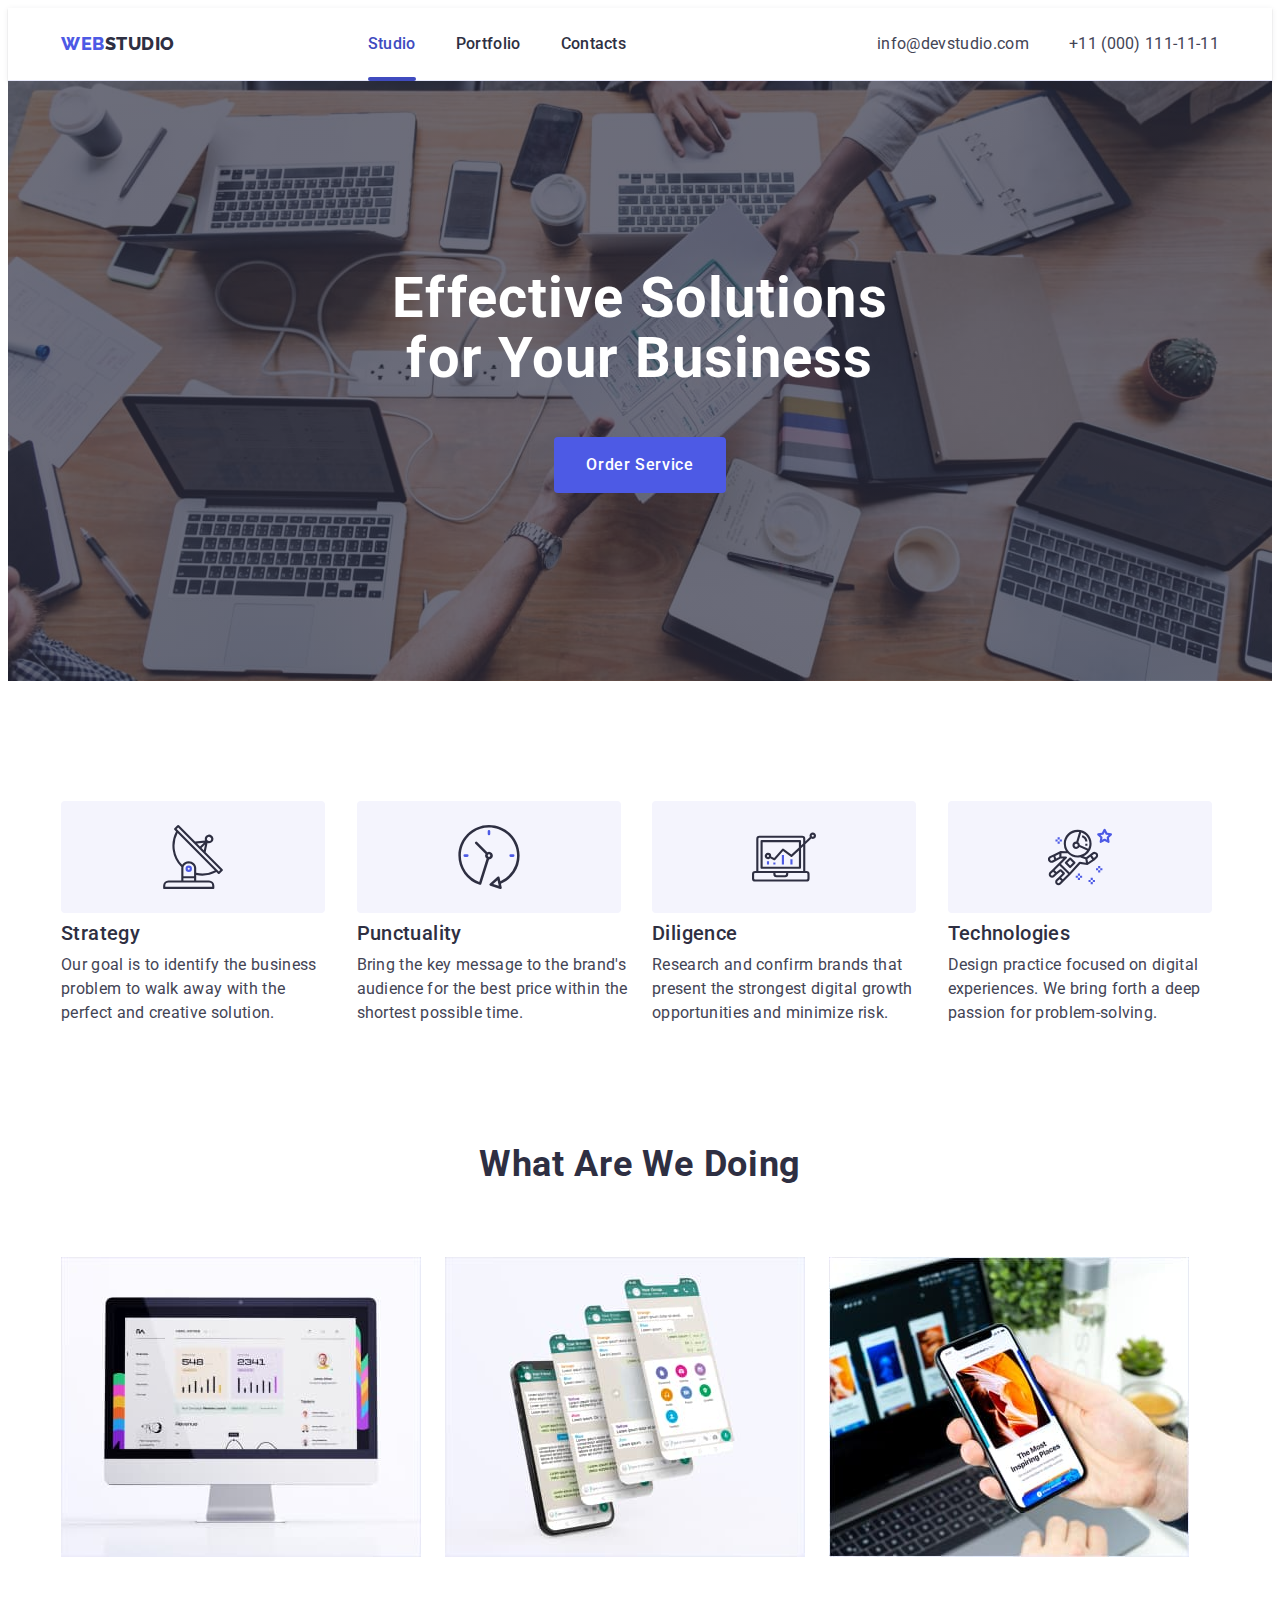
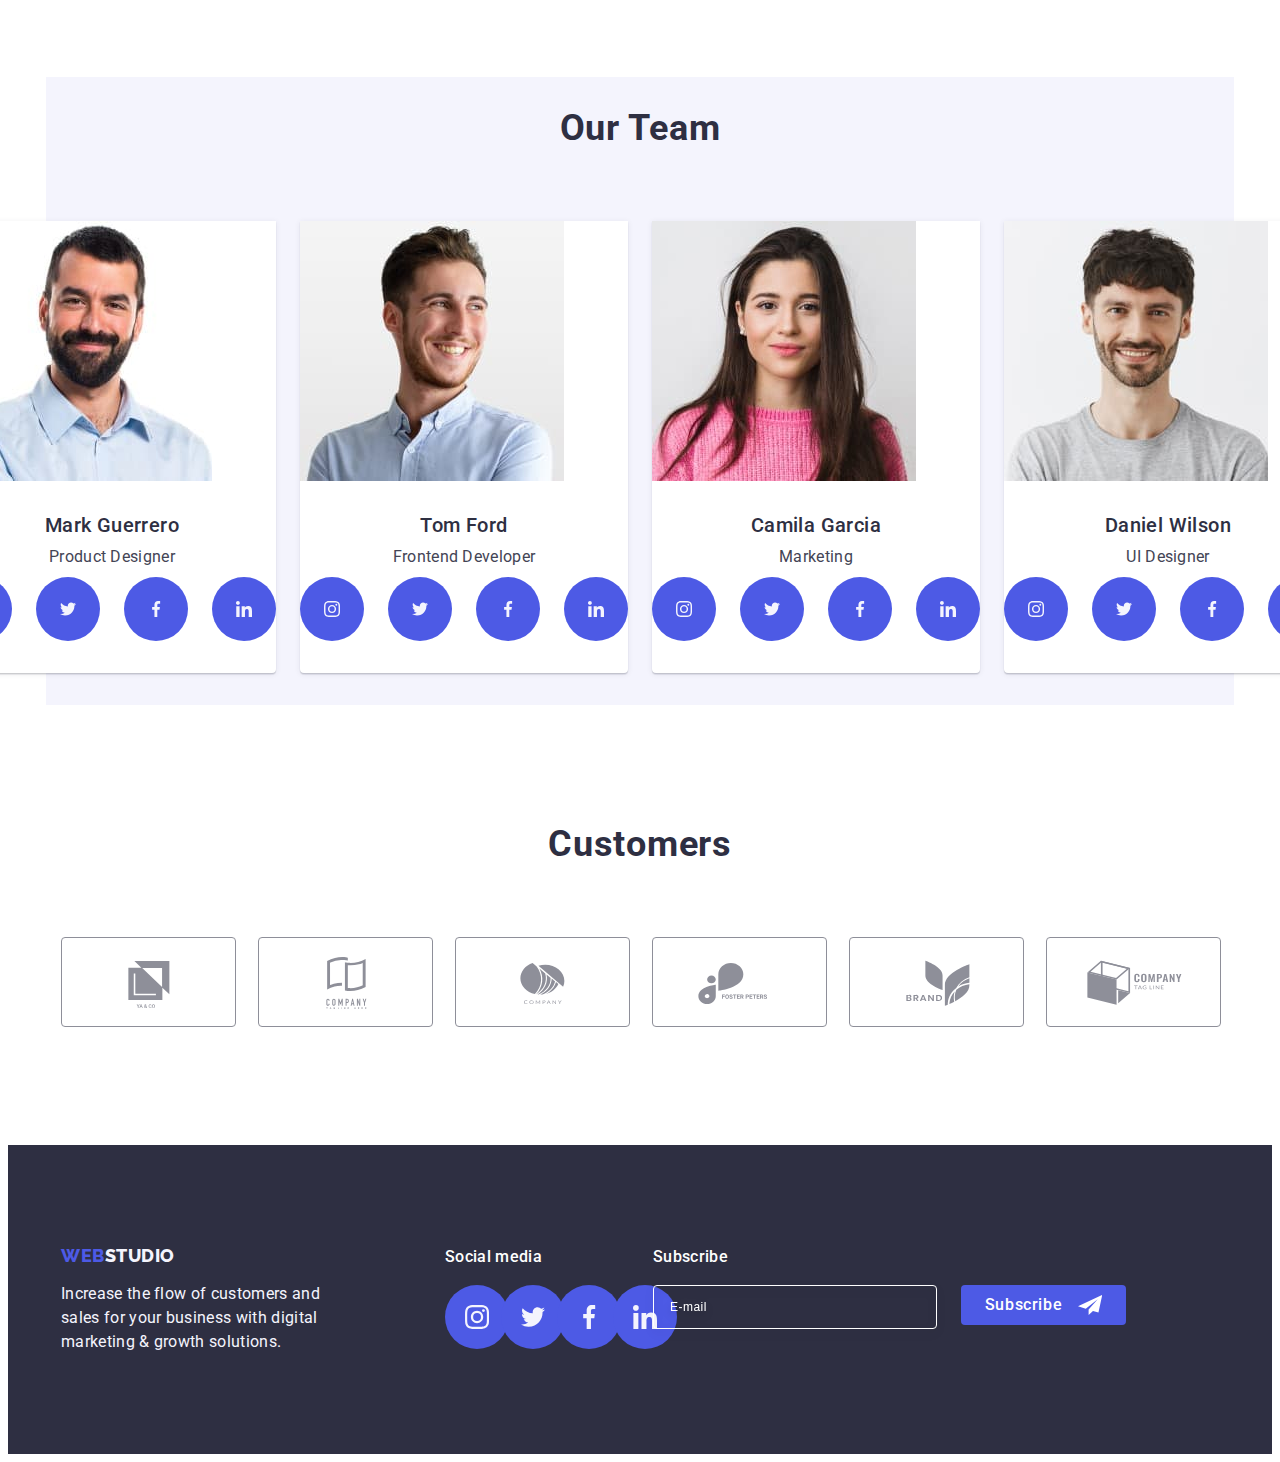
<file: index.html>
<!DOCTYPE html>
<html lang="en">
  <head>
    <meta charset="UTF-8" />
    <meta http-equiv="X-UA-Compatible" content="IE=edge" />
    <meta name="viewport" content="width=device-width, initial-scale=1.0" />

    <link rel="preconnect" href="https://fonts.googleapis.com" />
    <link rel="preconnect" href="https://fonts.gstatic.com" crossorigin />
    <link
      href="https://fonts.googleapis.com/css2?family=Raleway:wght@800&family=Roboto:wght@400;500;700;900&display=swap"
      rel="stylesheet"
    />

    <title>WebStudio</title>

    <link
      rel="stylesheet"
      href="https://cdnjs.cloudflare.com/ajax/libs/modern-normalize/2.0.0/modern-normalize.min.css"
      integrity="sha512-4xo8blKMVCiXpTaLzQSLSw3KFOVPWhm/TRtuPVc4WG6kUgjH6J03IBuG7JZPkcWMxJ5huwaBpOpnwYElP/m6wg=="
      crossorigin="anonymous"
      referrerpolicy="no-referrer"
    />

    <link rel="stylesheet" href="./css/styles.css" />
  </head>

  <body>
    <!---------------------the head of the site------------------>

    <header class="header">
      <div class="container header-container">
        <nav class="header-navigation">
          <a href="./index.html" class="header-logo link"
            >WEB<span>Studio</span></a
          >

          <ul class="header-menu list">
            <li class="header-menu-item">
              <a class="header-menu-link current link" href="./index.html"
                >Studio</a
              >
            </li>
            <li class="header-menu-item">
              <a class="header-menu-link link" href="./portfolio.html"
                >Portfolio</a
              >
            </li>
            <li class="header-menu-item">
              <a class="header-menu-link link" href="">Contacts</a>
            </li>
          </ul>
        </nav>

        <!----------------------ADRESS---------------------------------->
        <address class="address">
          <ul class="header-adr list">
            <li class="header-menu">
              <a class="adres-link link" href="mailto:info@devstudio.com"
                >info@devstudio.com</a
              >
            </li>
            <li class="header-menu">
              <a class="adres-link link" href="tel:+110001111111"
                >+11 (000) 111-11-11</a
              >
            </li>
          </ul>
        </address>
      </div>
    </header>

    <!--the main part of the site-->
    <main>
      <!-----------------------SECTION HERO-TITLO------------------->

      <section class="hero">
        <div class="container container-titlo">
          <h1 class="hero-titlo">Effective Solutions for Your Business</h1>
          <button type="button" class="hero-btn" data-modal-open>
            Order Service
          </button>
        </div>
      </section>

      <!-------------ADVANTAGES-------------------------------------->
      <section class="advantages">
        <div class="container">
          <h2 class="visually-hidden">Advantages</h2>
          <ul class="advantages-menu list">
            <li class="advantages-menu-item">
              <div class="advantages-container-icon">
                <svg class="advant-soc-icon" width="64" height="64">
                  <use href="./images/icons.svg#icon-antenna"></use>
                </svg>
              </div>
              <h3 class="hero-advantages">Strategy</h3>
              <p class="hero-advantages-text">
                Our goal is to identify the business problem to walk away with
                the perfect and creative solution.
              </p>
            </li>
            <li class="advantages-menu-item">
              <div class="advantages-container-icon">
                <svg class="advant-soc-icon" width="64" height="64">
                  <use href="./images/icons.svg#icon-clock"></use>
                </svg>
              </div>

              <h3 class="hero-advantages">Punctuality</h3>
              <p class="hero-advantages-text">
                Bring the key message to the brand's audience for the best price
                within the shortest possible time.
              </p>
            </li>
            <li class="advantages-menu-item">
              <div class="advantages-container-icon">
                <svg class="advant-soc-icon" width="64" height="64">
                  <use href="./images/icons.svg#icon-diagram"></use>
                </svg>
              </div>
              <h3 class="hero-advantages">Diligence</h3>
              <p class="hero-advantages-text">
                Research and confirm brands that present the strongest digital
                growth opportunities and minimize risk.
              </p>
            </li>
            <li class="advantages-menu-item">
              <div class="advantages-container-icon">
                <svg class="advant-soc-icon" width="64" height="64">
                  <use href="./images/icons.svg#icon-astronaut"></use>
                </svg>
              </div>
              <h3 class="hero-advantages">Technologies</h3>
              <p class="hero-advantages-text">
                Design practice focused on digital experiences. We bring forth a
                deep passion for problem-solving.
              </p>
            </li>
          </ul>
        </div>
      </section>

      <!-------------WHAT ARE WE DOING---------------------------------------->
      <section class="result">
        <div class="container">
          <h2 class="hero-result">What are we doing</h2>
          <ul class="result-menu list">
            <li class="result-menu-item">
              <img
                src="./images/img1.jpg"
                alt="working with a computer"
                width="360"
                height="300"
              />
            </li>
            <li class="result-menu-item">
              <img
                src="./images/img2.jpg"
                alt="working on the phone"
                width="360"
                height="300"
              />
            </li>
            <li class="result-menu-item">
              <img
                src="./images/img3.jpg"
                alt="work with phone and computer"
                width="360"
                height="300"
              />
            </li>
          </ul>
        </div>
      </section>

      <!----------------OUR TEAM--------------------------------->
      <section class="team-section">
        <div class="container team">
          <h2 class="hero-result our-team">Our Team</h2>
          <ul class="team-menu list">
            <li class="team-menu-item">
              <img
                src="./images/imgfoto.jpg"
                alt="Mark Guerrero"
                width="264"
                height="260"
              />
              <div class="posada">
                <h3 class="hero-advantages team-centr">Mark Guerrero</h3>
                <p class="hero-advantages-text text-centr">Product Designer</p>
                <ul class="hero-soc list">
                  <li class="hero-soc-item">
                    <a
                      class="header-soc-link link"
                      href=""
                      aria-label="instagram"
                      target="_blank"
                      rel="noopener noreferrer"
                    >
                      <svg class="header-soc-icon" width="16" height="16">
                        <use href="./images/icons.svg#icon-instagram"></use>
                      </svg>
                    </a>
                  </li>
                  <li class="hero-soc-item">
                    <a
                      class="header-soc-link link"
                      href=""
                      aria-label="twitter"
                      target="_blank"
                      rel="noopener noreferrer"
                    >
                      <svg class="header-soc-icon" width="16" height="16">
                        <use href="./images/icons.svg#icon-twitter"></use>
                      </svg>
                    </a>
                  </li>
                  <li class="hero-soc-item">
                    <a
                      class="header-soc-link link"
                      href=""
                      aria-label="facebook"
                      target="_blank"
                      rel="noopener noreferrer"
                    >
                      <svg class="header-soc-icon" width="16" height="16">
                        <use href="./images/icons.svg#icon-facebook"></use>
                      </svg>
                    </a>
                  </li>
                  <li class="hero-soc-item">
                    <a
                      class="header-soc-link link"
                      href=""
                      aria-label="linkedln"
                      target="_blank"
                      rel="noopener noreferrer"
                    >
                      <svg class="header-soc-icon" width="16" height="16">
                        <use href="./images/icons.svg#icon-linkedin"></use>
                      </svg>
                    </a>
                  </li>
                </ul>
              </div>
            </li>
            <li class="team-menu-item">
              <img
                src="./images/imgtom.jpg"
                alt="Tom Ford"
                width="264"
                height="260"
              />
              <div class="posada">
                <h3 class="hero-advantages team-centr">Tom Ford</h3>
                <p class="hero-advantages-text text-centr">
                  Frontend Developer
                </p>
                <ul class="hero-soc list">
                  <li class="hero-soc-item">
                    <a
                      class="header-soc-link link"
                      href=""
                      aria-label="instagram"
                      target="_blank"
                      rel="noopener noreferrer"
                    >
                      <svg class="header-soc-icon" width="16" height="16">
                        <use href="./images/icons.svg#icon-instagram"></use>
                      </svg>
                    </a>
                  </li>
                  <li class="hero-soc-item">
                    <a
                      class="header-soc-link link"
                      href=""
                      aria-label="twitter"
                      target="_blank"
                      rel="noopener noreferrer"
                      ><svg class="header-soc-icon" width="16" height="16">
                        <use href="./images/icons.svg#icon-twitter"></use>
                      </svg>
                    </a>
                  </li>
                  <li class="hero-soc-item">
                    <a
                      class="header-soc-link link"
                      href=""
                      aria-label="facebook"
                      target="_blank"
                      rel="noopener noreferrer"
                    >
                      <svg class="header-soc-icon" width="16" height="16">
                        <use href="./images/icons.svg#icon-facebook"></use>
                      </svg>
                    </a>
                  </li>
                  <li class="hero-soc-item">
                    <a
                      class="header-soc-link link"
                      href=""
                      aria-label="linkedln"
                      target="_blank"
                      rel="noopener noreferrer"
                    >
                      <svg class="header-soc-icon" width="16" height="16">
                        <use href="./images/icons.svg#icon-linkedin"></use>
                      </svg>
                    </a>
                  </li>
                </ul>
              </div>
            </li>
            <li class="team-menu-item">
              <img
                src="./images/imgcamila.jpg"
                alt="Camila Garcia"
                width="264"
                height="260"
              />
              <div class="posada">
                <h3 class="hero-advantages team-centr">Camila Garcia</h3>
                <p class="hero-advantages-text text-centr">Marketing</p>
                <ul class="hero-soc list">
                  <li class="hero-soc-item">
                    <a
                      class="header-soc-link link"
                      href=""
                      aria-label="instagram"
                      target="_blank"
                      rel="noopener noreferrer"
                      ><svg class="header-soc-icon" width="16" height="16">
                        <use href="./images/icons.svg#icon-instagram"></use>
                      </svg>
                    </a>
                  </li>
                  <li class="hero-soc-item">
                    <a
                      class="header-soc-link link"
                      href=""
                      aria-label="twitter"
                      target="_blank"
                      rel="noopener noreferrer"
                    >
                      <svg class="header-soc-icon" width="16" height="16">
                        <use href="./images/icons.svg#icon-twitter"></use>
                      </svg>
                    </a>
                  </li>
                  <li class="hero-soc-item">
                    <a
                      class="header-soc-link link"
                      href=""
                      aria-label="facebook"
                      target="_blank"
                      rel="noopener noreferrer"
                    >
                      <svg class="header-soc-icon" width="16" height="16">
                        <use href="./images/icons.svg#icon-facebook"></use>
                      </svg>
                    </a>
                  </li>
                  <li class="hero-soc-item">
                    <a
                      class="header-soc-link link"
                      href=""
                      aria-label="linkedln"
                      target="_blank"
                      rel="noopener noreferrer"
                      ><svg class="header-soc-icon" width="16" height="16">
                        <use href="./images/icons.svg#icon-linkedin"></use>
                      </svg>
                    </a>
                  </li>
                </ul>
              </div>
            </li>
            <li class="team-menu-item">
              <img
                src="./images/imgdaniel.jpg"
                alt="Daniel Wilson"
                width="264"
                height="260"
              />
              <div class="posada">
                <h3 class="hero-advantages team-centr">Daniel Wilson</h3>
                <p class="hero-advantages-text text-centr">UI Designer</p>
                <ul class="hero-soc list">
                  <li class="hero-soc-item">
                    <a
                      class="header-soc-link link"
                      href=""
                      aria-label="instagram"
                      target="_blank"
                      rel="noopener noreferrer"
                      ><svg class="header-soc-icon" width="16" height="16">
                        <use href="./images/icons.svg#icon-instagram"></use>
                      </svg>
                    </a>
                  </li>
                  <li class="hero-soc-item">
                    <a
                      class="header-soc-link link"
                      href=""
                      aria-label="twitter"
                      target="_blank"
                      rel="noopener noreferrer"
                    >
                      <svg class="header-soc-icon" width="16" height="16">
                        <use href="./images/icons.svg#icon-twitter"></use>
                      </svg>
                    </a>
                  </li>
                  <li class="hero-soc-item">
                    <a
                      class="header-soc-link link"
                      href=""
                      aria-label="facebook"
                      target="_blank"
                      rel="noopener noreferrer"
                      ><svg class="header-soc-icon" width="16" height="16">
                        <use href="./images/icons.svg#icon-facebook"></use>
                      </svg>
                    </a>
                  </li>
                  <li class="hero-soc-item">
                    <a
                      class="header-soc-link link"
                      href=""
                      aria-label="linkedln"
                      target="_blank"
                      rel="noopener noreferrer"
                      ><svg class="header-soc-icon" width="16" height="16">
                        <use href="./images/icons.svg#icon-linkedin"></use>
                      </svg>
                    </a>
                  </li>
                </ul>
              </div>
            </li>
          </ul>
        </div>
      </section>

      <!-----------CUSTOMERS------------------->
      <section class="container-customers">
        <div class="container customers">
          <h2 class="header-customers">Customers</h2>
          <ul class="customers-menu list">
            <li class="customers-menu-item">
              <a
                class="customers-menu-link link"
                href=""
                aria-label="icon-ya-co"
                target="_blank"
                rel="noopener noreferrer"
              >
                <svg class="customers-icon" width="104" height="56">
                  <use href="./images/icons.svg#icon-ya-co"></use>
                </svg>
              </a>
            </li>
            <li class="customers-menu-item">
              <a
                class="customers-menu-link link"
                href=""
                aria-label="icon-tagline-here"
                target="_blank"
                rel="noopener noreferrer"
              >
                <svg class="customers-icon" width="104" height="56">
                  <use href="./images/icons.svg#icon-tagline-here"></use>
                </svg>
              </a>
            </li>
            <li class="customers-menu-item">
              <a
                class="customers-menu-link link"
                href=""
                aria-label="icon-company"
                target="_blank"
                rel="noopener noreferrer"
              >
                <svg class="customers-icon" width="104" height="56">
                  <use href="./images/icons.svg#icon-company"></use>
                </svg>
              </a>
            </li>
            <li class="customers-menu-item">
              <a
                class="customers-menu-link link"
                href=""
                aria-label="icon-foster-peters"
                target="_blank"
                rel="noopener noreferrer"
              >
                <svg class="customers-icon" width="104" height="56">
                  <use href="./images/icons.svg#icon-foster-peters"></use>
                </svg>
              </a>
            </li>
            <li class="customers-menu-item">
              <a
                class="customers-menu-link link"
                href=""
                aria-label="icon-company"
                target="_blank"
                rel="noopener noreferrer"
              >
                <svg class="customers-icon" width="104" height="56">
                  <use href="./images/icons.svg#icon-brand"></use>
                </svg>
              </a>
            </li>
            <li class="customers-menu-item">
              <a
                class="customers-menu-link link"
                href=""
                aria-label="icon-tagline-here"
                target="_blank"
                rel="noopener noreferrer"
              >
                <svg class="customers-icon" width="104" height="56">
                  <use href="./images/icons.svg#icon-tag-line"></use>
                </svg>
              </a>
            </li>
          </ul>
        </div>
      </section>
    </main>

    <!--footer part-->
    <footer class="footer-bgr">
      <div class="container container-footer">
        <div class="footer-cont">
          <a class="footer link" href="./index.html"
            >Web<span class="footer-logo">Studio</span>
          </a>
          <p class="footer-text">
            Increase the flow of customers and sales for your business with
            digital marketing & growth solutions.
          </p>
        </div>

        <div class="footer-social-media">
          <p class="paragraf-social">Social media</p>
          <ul class="footer-soc list">
            <li class="footer-soc-item">
              <a
                class="footer-media"
                href=""
                aria-label="instagram"
                target="_blank"
                rel="noopener noreferrer"
                ><svg class="header-soc-icon" width="24" height="24">
                  <use href="./images/icons.svg#icon-instagram"></use>
                </svg>
              </a>
            </li>
            <li class="footer-soc-item">
              <a
                class="footer-media"
                href=""
                aria-label="twitter"
                target="_blank"
                rel="noopener noreferrer"
                ><svg class="header-soc-icon" width="24" height="24">
                  <use href="./images/icons.svg#icon-twitter"></use>
                </svg>
              </a>
            </li>
            <li class="footer-soc-item">
              <a
                class="footer-media"
                href=""
                aria-label="facebook"
                target="_blank"
                rel="noopener noreferrer"
                ><svg class="header-soc-icon" width="24" height="24">
                  <use href="./images/icons.svg#icon-facebook"></use>
                </svg>
              </a>
            </li>
            <li class="footer-soc-item">
              <a
                class="footer-media"
                href=""
                aria-label="linkedln"
                target="_blank"
                rel="noopener noreferrer"
                ><svg class="header-soc-icon" width="24" height="24">
                  <use href="./images/icons.svg#icon-linkedin"></use>
                </svg>
              </a>
            </li>
          </ul>
        </div>

        <!---------SUBSCRIBE----------------------------->
        <div class="subscribe">
          <p class="paragraf-social">Subscribe</p>
          <form class="form-subscribe">
            <label class="form-label-subscribe">
              <input
                name="email"
                class="subscribe-input"
                type="email"
                placeholder="E-mail"
              />
            </label>
            <button class="subscribe-button" type="submit">
              Subscribe<svg class="subscribe-icon" width="24" height="24">
                <use href="./images/icons.svg#icon-icon-send"></use>
              </svg>
            </button>
          </form>
        </div>
      </div>
    </footer>

    <!----------------MODAL------------------------------->

    <div class="backdrop is-hidden" data-modal>
      <div class="modal">
        <button type="button" class="modal-btn" data-modal-close>
          <svg class="modal-icon" width="8" height="8">
            <use href="./images/icons.svg#icon-close-black"></use>
          </svg>
        </button>
        <p class="modal-paragraf"></p>
        <form
          class="form-modal"
          name="order-form"
          autocomplete="off"
          novalidate
        >
          <!--------NAME------------------------->
          <div class="container-form-modal">
            <label class="label-modal" for="user-name">Name</label>
            <div class="container-input-icon">
              <input
                name="user-name"
                class="modal-input"
                type="text"
                id="user-name"
              />
              <svg class="modal-icon-input" width="18" height="24">
                <use href="./images/icons.svg#icon-person-black"></use>
              </svg>
            </div>
          </div>
          <!--------PHONE------------------------------->
          <div class="container-form-modal">
            <label class="label-modal" for="phone">Phone</label>
            <div class="container-input-icon">
              <input
                name="phone"
                class="modal-input"
                type="number"
                id="phone"
              />
              <svg class="modal-icon-input" width="18" height="24">
                <use href="./images/icons.svg#icon-phone-black"></use>
              </svg>
            </div>
          </div>
          <!---------EMAIL---------------------------->
          <div class="container-form-modal">
            <label class="label-modal" for="email">Email</label>
            <div class="container-input-icon">
              <input name="email" class="modal-input" type="email" id="email" />
              <svg class="modal-icon-input" width="18" height="24">
                <use href="./images/icons.svg#icon-email-black"></use>
              </svg>
            </div>
          </div>

          <!----------COMMENT---------------------------->
          <div class="container-comment-modal">
            <label class="label-modal" for="user-comment">Comment</label>
            <textarea
              class="textarea-modal"
              name="user-comment"
              id="user-comment"
              cols="30"
              rows="10"
              placeholder="Text input"
            >
Text input</textarea
            >
          </div>

          <!--------------CHECKBOX-------------------------------->
          <div class="container-checkbox-label">
            <input
              class="input-checkbox-label visually-hidden"
              type="checkbox"
              id="user-privacy"
              value="true"
              name="user-privacy"
            />
            <label class="label-checkbok" for="user-privacy">
              <span class="span-icon-checkbox">
                <svg class="icon-checkbox" width="10" height="8">
                  <use href="./images/icons.svg#icon-vector"></use>
                </svg>
              </span>
              I accept the terms and conditions of the<a
                href=""
                class="privacy-link"
              >
                Privacy Policy</a
              >
            </label>
          </div>

          <button type="submit" class="button-send">Send</button>
        </form>
      </div>
    </div>

    <script src="./js/modal.js"></script>
  </body>
</html>
</file>
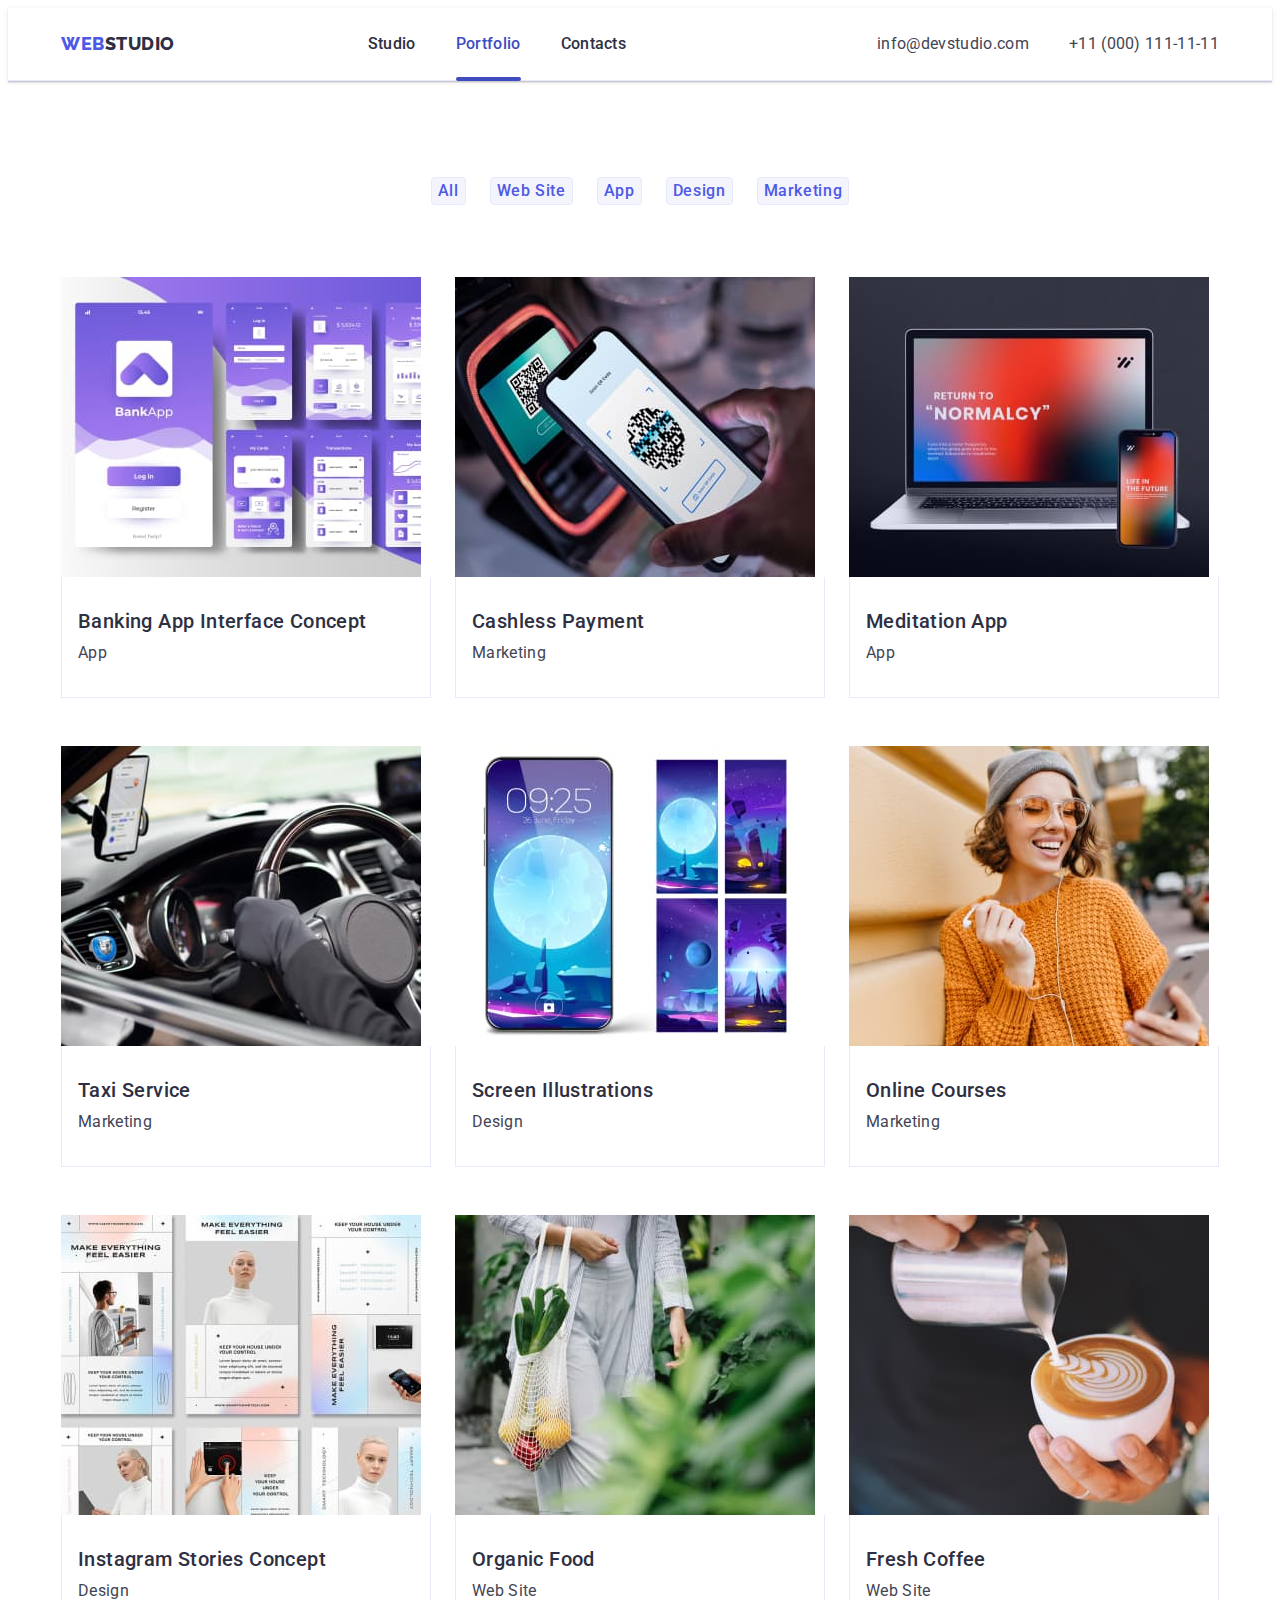
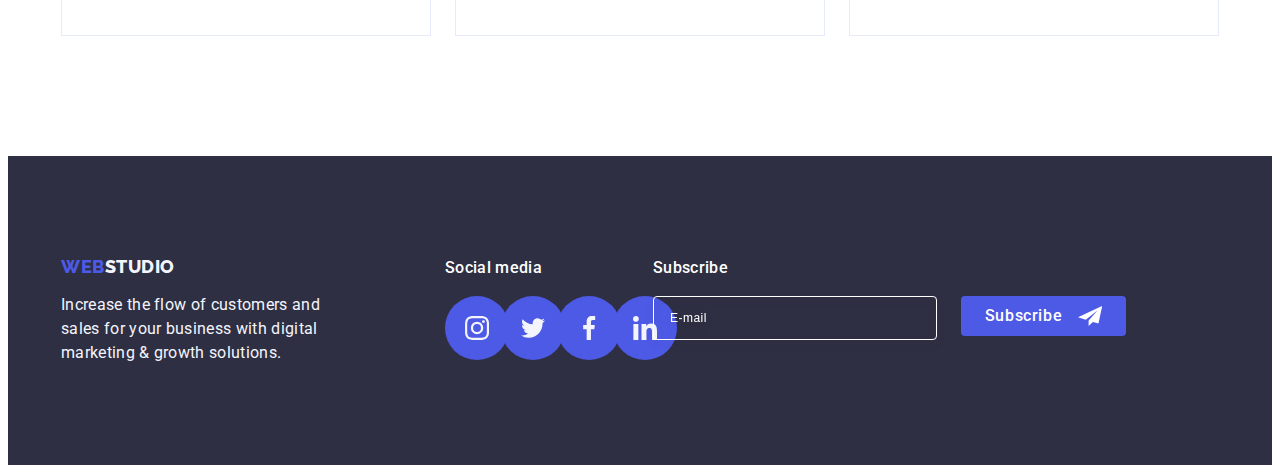
<file: portfolio.html>
<!DOCTYPE html>
<html lang="en">
  <head>
    <meta charset="UTF-8" />
    <meta http-equiv="X-UA-Compatible" content="IE=edge" />
    <meta name="viewport" content="width=device-width, initial-scale=1.0" />

    <link rel="preconnect" href="https://fonts.googleapis.com" />
    <link rel="preconnect" href="https://fonts.gstatic.com" crossorigin />
    <link
      href="https://fonts.googleapis.com/css2?family=Raleway:wght@800&family=Roboto:wght@400;500;700;900&display=swap"
      rel="stylesheet"
    />

    <title>Portfolio</title>

    <link
      rel="stylesheet"
      href="https://cdnjs.cloudflare.com/ajax/libs/modern-normalize/2.0.0/modern-normalize.min.css"
      integrity="sha512-4xo8blKMVCiXpTaLzQSLSw3KFOVPWhm/TRtuPVc4WG6kUgjH6J03IBuG7JZPkcWMxJ5huwaBpOpnwYElP/m6wg=="
      crossorigin="anonymous"
      referrerpolicy="no-referrer"
    />

    <link rel="stylesheet" href="./css/styles.css" />
  </head>

  <body>
    <!------------the head of the site--------------------->

    <header class="header">
      <div class="container header-container">
        <nav class="header-navigation">
          <a href="./index.html" class="header-logo link"
            >WEB<span class="studio">Studio</span></a
          >
          <ul class="header-menu list">
            <li class="header-menu-item">
              <a class="header-menu-link link" href="./index.html">Studio</a>
            </li>
            <li class="header-menu-item">
              <a class="header-menu-link current link" href="./portfolio.html"
                >Portfolio</a
              >
            </li>
            <li class="header-menu-item">
              <a class="header-menu-link link" href="">Contacts</a>
            </li>
          </ul>
        </nav>
        <!------------------ADDRESS--------------------->
        <address class="address">
          <ul class="header-adr list">
            <li>
              <a class="adres-link mail link" href="mailto:info@devstudio.com"
                >info@devstudio.com</a
              >
            </li>
            <li>
              <a class="adres-link tel link" href="tel:+110001111111"
                >+11 (000) 111-11-11</a
              >
            </li>
          </ul>
        </address>
      </div>
    </header>

    <!--the main part of the site-->
    <main>
      <section class="section-portfolio">
        <div class="container">
          <h1 class="visually-hidden">Portfolio</h1>

          <ul class="portfolio-button list">
            <li class="menu-button">
              <button type="button" class="button-text">All</button>
            </li>
            <li class="menu-button">
              <button type="button" class="button-text">Web Site</button>
            </li>
            <li class="menu-button">
              <button type="button" class="button-text">App</button>
            </li>
            <li class="menu-button">
              <button type="button" class="button-text">Design</button>
            </li>
            <li class="menu-button">
              <button type="button" class="button-text">Marketing</button>
            </li>
          </ul>

          <ul class="portfolio-menu list">
            <li class="foto-item">
              <a href="" class="portfolio-menu-link link">
                <div class="portfolio-block">
                  <img
                    src="./images/portfolio/imgbankapp.jpg"
                    alt="Banking App Interface Concept"
                    width="360"
                    height="300"
                  />
                  <p class="portfolio-block-text">
                    14 Stylish and User-Friendly App Design Concepts · Task
                    Manager App · Calorie Tracker App · Exotic Fruit Ecommerce
                    App · Cloud Storage App
                  </p>
                </div>
                <div class="foto-border">
                  <h2 class="portfolio-pictures">
                    Banking App Interface Concept
                  </h2>
                  <p class="portfolio-text">App</p>
                </div>
              </a>
            </li>
            <li class="foto-item">
              <a href="" class="portfolio-menu-link link">
                <div class="portfolio-block">
                  <img
                    src="./images/portfolio/imgpaument.jpg"
                    alt="Cashless Payment"
                    width="360"
                    height="300"
                  />
                  <p class="portfolio-block-text">
                    14 Stylish and User-Friendly App Design Concepts · Task
                    Manager App · Calorie Tracker App · Exotic Fruit Ecommerce
                    App · Cloud Storage App
                  </p>
                </div>
                <div class="foto-border">
                  <h2 class="portfolio-pictures">Cashless Payment</h2>
                  <p class="portfolio-text">Marketing</p>
                </div>
              </a>
            </li>
            <li class="foto-item">
              <a href="" class="portfolio-menu-link link">
                <div class="portfolio-block">
                  <img
                    src="./images/portfolio/imgmeditation.jpg"
                    alt="Meditation App"
                    width="360"
                    height="300"
                  />
                  <p class="portfolio-block-text">
                    14 Stylish and User-Friendly App Design Concepts · Task
                    Manager App · Calorie Tracker App · Exotic Fruit Ecommerce
                    App · Cloud Storage App
                  </p>
                </div>
                <div class="foto-border">
                  <h2 class="portfolio-pictures">Meditation App</h2>
                  <p class="portfolio-text">App</p>
                </div>
              </a>
            </li>
            <li class="foto-item">
              <a href="" class="portfolio-menu-link link">
                <div class="portfolio-block">
                  <img
                    src="./images/portfolio/imgtaxiserw.jpg"
                    alt="Taxi Service"
                    width="360"
                    height="300"
                  />
                  <p class="portfolio-block-text">
                    14 Stylish and User-Friendly App Design Concepts · Task
                    Manager App · Calorie Tracker App · Exotic Fruit Ecommerce
                    App · Cloud Storage App
                  </p>
                </div>
                <div class="foto-border">
                  <h2 class="portfolio-pictures">Taxi Service</h2>
                  <p class="portfolio-text">Marketing</p>
                </div>
              </a>
            </li>
            <li class="foto-item">
              <a href="" class="portfolio-menu-link link">
                <div class="portfolio-block">
                  <img
                    src="./images/portfolio/imgscreen.jpg"
                    alt="Screen Illustrations"
                    width="360"
                    height="300"
                  />
                  <p class="portfolio-block-text">
                    14 Stylish and User-Friendly App Design Concepts · Task
                    Manager App · Calorie Tracker App · Exotic Fruit Ecommerce
                    App · Cloud Storage App
                  </p>
                </div>
                <div class="foto-border">
                  <h2 class="portfolio-pictures">Screen Illustrations</h2>
                  <p class="portfolio-text">Design</p>
                </div>
              </a>
            </li>
            <li class="foto-item">
              <a href="" class="portfolio-menu-link link">
                <div class="portfolio-block">
                  <img
                    src="./images/portfolio/imgonlinecourses.jpg"
                    alt="Online Courses"
                    width="360"
                    height="300"
                  />
                  <p class="portfolio-block-text">
                    14 Stylish and User-Friendly App Design Concepts · Task
                    Manager App · Calorie Tracker App · Exotic Fruit Ecommerce
                    App · Cloud Storage App
                  </p>
                </div>
                <div class="foto-border">
                  <h2 class="portfolio-pictures">Online Courses</h2>
                  <p class="portfolio-text">Marketing</p>
                </div>
              </a>
            </li>
            <li class="foto-item">
              <a href="" class="portfolio-menu-link link">
                <div class="portfolio-block">
                  <img
                    src="./images/portfolio/imginstagram.jpg"
                    alt="Instagram Stories Concept"
                    width="360"
                    height="300"
                  />
                  <p class="portfolio-block-text">
                    14 Stylish and User-Friendly App Design Concepts · Task
                    Manager App · Calorie Tracker App · Exotic Fruit Ecommerce
                    App · Cloud Storage App
                  </p>
                </div>
                <div class="foto-border">
                  <h2 class="portfolio-pictures">Instagram Stories Concept</h2>
                  <p class="portfolio-text">Design</p>
                </div>
              </a>
            </li>
            <li class="foto-item">
              <a href="" class="portfolio-menu-link link">
                <div class="portfolio-block">
                  <img
                    src="./images/portfolio/imgorganicfood.jpg"
                    alt="Organic Food"
                    width="360"
                    height="300"
                  />
                  <p class="portfolio-block-text">
                    14 Stylish and User-Friendly App Design Concepts · Task
                    Manager App · Calorie Tracker App · Exotic Fruit Ecommerce
                    App · Cloud Storage App
                  </p>
                </div>
                <div class="foto-border">
                  <h2 class="portfolio-pictures">Organic Food</h2>
                  <p class="portfolio-text">Web Site</p>
                </div>
              </a>
            </li>
            <li class="foto-item">
              <a href="" class="portfolio-menu-link link">
                <div class="portfolio-block">
                  <img
                    src="./images/portfolio/imgfreshcoffee.jpg"
                    alt="Fresh Coffee"
                    width="360"
                    height="300"
                  />
                  <p class="portfolio-block-text">
                    14 Stylish and User-Friendly App Design Concepts · Task
                    Manager App · Calorie Tracker App · Exotic Fruit Ecommerce
                    App · Cloud Storage App
                  </p>
                </div>
                <div class="foto-border">
                  <h2 class="portfolio-pictures">Fresh Coffee</h2>
                  <p class="portfolio-text">Web Site</p>
                </div>
              </a>
            </li>
          </ul>
        </div>
      </section>
    </main>

    <!--footer part-->
    <footer class="footer-bgr">
      <div class="container container-footer">
        <div class="footer-cont">
          <a class="footer link" href="./index.html"
            >Web<span class="footer-logo">Studio</span>
          </a>
          <p class="footer-text">
            Increase the flow of customers and sales for your business with
            digital marketing & growth solutions.
          </p>
        </div>

        <div class="footer-social-media">
          <p class="paragraf-social">Social media</p>
          <ul class="footer-soc list">
            <li class="footer-soc-item">
              <a
                class="footer-media"
                href=""
                aria-label="instagram"
                target="_blank"
                rel="noopener noreferrer"
                ><svg class="header-soc-icon" width="24" height="24">
                  <use href="./images/icons.svg#icon-instagram"></use>
                </svg>
              </a>
            </li>
            <li class="footer-soc-item">
              <a
                class="footer-media"
                href=""
                aria-label="twitter"
                target="_blank"
                rel="noopener noreferrer"
                ><svg class="header-soc-icon" width="24" height="24">
                  <use href="./images/icons.svg#icon-twitter"></use>
                </svg>
              </a>
            </li>
            <li class="footer-soc-item">
              <a
                class="footer-media"
                href=""
                aria-label="facebook"
                target="_blank"
                rel="noopener noreferrer"
                ><svg class="header-soc-icon" width="24" height="24">
                  <use href="./images/icons.svg#icon-facebook"></use>
                </svg>
              </a>
            </li>
            <li class="footer-soc-item">
              <a
                class="footer-media"
                href=""
                aria-label="linkedln"
                target="_blank"
                rel="noopener noreferrer"
                ><svg class="header-soc-icon" width="24" height="24">
                  <use href="./images/icons.svg#icon-linkedin"></use>
                </svg>
              </a>
            </li>
          </ul>
        </div>
        <div class="subscribe">
          <p class="paragraf-social">Subscribe</p>
          <form class="form-subscribe">
            <label class="form-label-subscribe">
              <input
                name="email"
                class="subscribe-input"
                type="email"
                placeholder="E-mail"
              />
            </label>
            <button class="subscribe-button" type="submit">
              Subscribe<svg class="subscribe-icon" width="24" height="24">
                <use href="./images/icons.svg#icon-icon-send"></use>
              </svg>
            </button>
          </form>
        </div>
      </div>
    </footer>
  </body>
</html>
</file>
<file: css/styles.css>
:root {
  --main-text-color: #ffffff;
  --second-text-color: #434455;
  --hero-text-color: #2e2f42;
  --team-text-color: #f4f4fd;
  --transition: 250ms cubic-bezier(0.4, 0, 0.2, 1);
}

body {
  font-family: "Roboto", sans-serif;
  background-color: #ffffff;
  color: #434455;
}

h1,
h2,
h3,
h4,
h5,
h6,
p {
  margin: 0;
}

ul {
  list-style: none;
  padding-left: 0;
  margin: 0;
}

img {
  display: block;
}

.container {
  width: 100%;
  max-width: 1158px;
  margin: 0 auto;
  padding: 0 15px 0 15px;
}

.visually-hidden {
  position: absolute;
  width: 1px;
  height: 1px;
  margin: -1px;
  border: 0;
  padding: 0;
  white-space: nowrap;
  clip-path: inset(100%);
  clip: rect(0 0 0 0);
  overflow: hidden;
}
/**----------------HEADER--------**/

.header {
  border-bottom: 1px solid #e7e9fc;
  box-shadow: 0px 2px 1px rgba(46, 47, 66, 0.08),
    0px 1px 1px rgba(46, 47, 66, 0.16), 0px 1px 6px rgba(46, 47, 66, 0.08);
}

.header-container {
  display: flex;
  align-items: center;
}

.header-navigation {
  display: flex;
  justify-content: space-between;
  align-items: center;
  flex-grow: 1;
}

.header-logo {
  font-family: "Raleway", sans-serif;
  font-weight: 800;
  font-size: 18px;
  line-height: 1.17;
  letter-spacing: 0.03em;
  color: #4d5ae5;
  text-transform: uppercase;
  margin-right: 76px;
}

.link {
  text-decoration: none;
}

.list {
  list-style-type: none;
}

.header-logo span {
  color: #2e2f42;
}

.header-menu {
  display: flex;
  gap: 40px;
  max-width: 261px;
}
.header-menu .header-menu-link {
  font-weight: 500;
  font-size: 16px;
  line-height: 1.5;
  color: #2e2f42;
  letter-spacing: 0.02em;
  padding: 24px 0;
  display: block;
  transition: color var(--transition);
  position: relative;
}

.current::after {
  content: "";
  position: absolute;
  left: 0;
  bottom: -1px;
  height: 4px;
  background-color: #404bbf;
  border-radius: 2px;
  width: 100%;
}

.header-menu-link.current {
  color: #404bbf;
}

.header-menu-link:is(:hover, :focus) {
  color: #404bbf;
}

/**-------------------ADRESS--------**/

.header-adr {
  display: flex;
  gap: 40px;
  transition: color var(--transition);
}

.address {
  font-style: normal;
  font-weight: 400;
  max-width: 344px;
  margin-left: 251px;
}

.adres-link {
  font-size: 16px;
  line-height: 1.5;
  letter-spacing: 0.02em;
  color: var(--second-text-color);
  transition: color var(--transition);
}

.adres-link:is(:hover, :focus) {
  color: #404bbf;
}

/*?--------HERO-TITLO---------?*/

.hero {
  background: #2e2f42;
  padding: 188px 0;
  background-image: linear-gradient(
      rgba(46, 47, 66, 0.7),
      rgba(46, 47, 66, 0.7)
    ),
    url(../images/people-office.jpg);
  background-position: center;
  background-repeat: no-repeat;
  background-size: cover;
  max-width: 1440px;
  margin: 0 auto;
}

.hero-titlo {
  font-weight: 700;
  font-size: 56px;
  line-height: 1.07;
  color: #ffffff;
  text-align: center;
  letter-spacing: 0.02em;
  max-width: 496px;
  margin: auto;
  margin-bottom: 48px;
}

.hero-btn {
  font-family: "Roboto", sans-serif;
  font-weight: 500;
  font-size: 16px;
  line-height: 1.5;
  letter-spacing: 0.04em;
  color: var(--main-text-color);
  background: #4d5ae5;
  border-radius: 4px;
  padding: 16px 32px;
  margin: auto;
  display: block;
  min-width: 169px;
  height: 56px;
  border: none;
  cursor: pointer;
  transition: background-color var(--transition);
}

.hero-btn:is(:hover, :focus) {
  background-color: #404bbf;
  cursor: pointer;
}

.hero-soc {
  display: flex;
  justify-content: center;
  align-items: center;
  flex-grow: 1;
  padding-top: 8px;
  gap: 24px;
}

.header-soc-icon {
  fill: #f4f4fd;
}

.header-soc-link {
  display: flex;
  align-items: center;
  justify-content: center;
  width: 40px;
  height: 40px;
  background-color: #4d5ae5;
  padding: 12px;
  border-radius: 50%;
  transition: background-color var(--transition);
}
.header-soc-link:is(:hover, :focus) {
  background-color: #404bbf;
  cursor: pointer;
}

/*?----------------ADVANTAGES----------?*/

.advantages {
  padding: 120px 0;
}

.advantages-menu {
  display: flex;
  gap: 24px;
}
.advantages-menu-item {
  padding-left: 0;
  width: calc((100% - 72px) / 4);
}

.advantages-menu-item::before {
  content: "";
  width: 264px;
  height: 112px;
  background: #f4f4fd;
  border-radius: 4px;
}

.advantages-container-icon {
  background: #f4f4fd;
  border-radius: 4px;
  width: 264px;
  height: 112px;
  margin-bottom: 8px;
  display: flex;
  align-items: center;
  justify-content: center;
}

.result-menu {
  display: flex;
  gap: 24px;
}

.result-menu-item {
  width: calc((100%-48px) / 3);
}

.posada {
  padding: 32px 0;
}

.team-centr {
  text-align: center;
  margin-bottom: 8px;
}

.text-centr {
  text-align: center;
}

.hero-advantages-text {
  font-size: 16px;
  line-height: 1.5;
  letter-spacing: 0.02em;
  color: var(--second-text-color);
}

.hero-advantages {
  font-weight: 500;
  font-size: 20px;
  line-height: 1.2;
  letter-spacing: 0.02em;
  color: var(--hero-text-color);
  margin-bottom: 8px;
}

.result {
  padding-bottom: 120px;
}

.hero-result {
  font-weight: 700;
  font-size: 36px;
  line-height: 1.11;
  letter-spacing: 0.02em;
  color: #2e2f42;
  text-transform: capitalize;
  text-align: center;
  min-width: 323px;
  margin: 0 auto;
  margin-bottom: 72px;
}

.text-footer {
  color: #f4f4fd;
}
.team {
  background-color: var(--team-text-color);
  padding-bottom: 32px;
  padding-top: 32px;
}

.team-menu {
  display: flex;
  justify-content: center;
  gap: 24px;
}

.team-menu-item {
  background-color: var(--main-text-color);
  width: calc((100%-72px) / 4);
  border-radius: 0px 0px 4px 4px;
  box-shadow: 0px 1px 6px rgba(46, 47, 66, 0.08),
    0px 1px 1px rgba(46, 47, 66, 0.16), 0px 2px 1px rgba(46, 47, 66, 0.08);
}

.dark-bgr {
  background-color: var(--hero-text-color);
}

/***?-------------CUSTOMERS---------?***/

.container-customers {
  padding-top: 120px;
  padding-bottom: 120px;
}

.header-customers {
  font-weight: 700;
  font-size: 36px;
  line-height: 1.11;
  text-align: center;
  letter-spacing: 0.02em;
  color: var(--hero-text-color);
  margin-bottom: 72px;
}

.customers-menu {
  display: flex;
  gap: 24px;
}

.customers-menu-item {
  width: calc((100% - 120px) / 6);
  height: 88px;
}

.customers-menu-link {
  width: 100%;
  height: 100%;
  border: 1px solid #8e8f99;
  border-radius: 4px;
  display: flex;
  align-items: center;
  justify-content: center;
  color: #8e8f99;
  border-color: 250ms cubic-bezier(0.4, 0, 0.2, 1),
    color 250ms cubic-bezier(0.4, 0, 0.2, 1);
  transition: border-color 250ms cubic-bezier(0.4, 0, 0.2, 1),
    color 250ms cubic-bezier(0.4, 0, 0.2, 1);
}

.customers-menu-link:is(:hover, :focus) {
  color: #404bbf;
}

.customers-menu-link:is(:hover, :focus) {
  border-color: #404bbf;
}

.customers-icon {
  fill: currentColor;
}

/**-------------FOOTER------------**/

.footer-bgr {
  background: #2e2f42;
  padding: 100px 0;
}

.container-footer {
  display: flex;
  align-items: baseline;
}

.footer-cont {
  margin-right: 120px;
}

.footer {
  font-family: "Raleway", sans-serif;
  font-weight: 800;
  font-size: 18px;
  line-height: 1.17;
  letter-spacing: 0.03em;
  text-transform: uppercase;
  color: #4d5ae5;
  display: inline-block;
  margin-bottom: 16px;
}

.footer-logo {
  font-family: "Raleway", sans-serif;
  font-style: normal;
  font-weight: 800;
  font-size: 18px;
  line-height: 1.17;
  letter-spacing: 0.03em;
  text-transform: uppercase;
  color: #f4f4fd;
}

.button-text {
  color: #4d5ae5;
}

.footer-text {
  font-family: "Roboto", sans-serif;
  font-style: normal;
  font-weight: 400;
  font-size: 16px;
  line-height: 1.5;
  letter-spacing: 0.02em;
  color: #f4f4fd;
  width: 264px;
}

.footer-soc {
  display: flex;
  gap: 16px;
}

.footer-soc-item {
  width: 40px;
  height: 40px;
}

.paragraf-social {
  font-weight: 500;
  font-size: 16px;
  line-height: 1.5;
  letter-spacing: 0.02em;
  color: var(--main-text-color);
  margin-bottom: 16px;
}

.footer-media {
  width: 100%;
  height: 100%;
  background-color: #4d5ae5;
  display: flex;
  align-items: center;
  justify-content: center;
  border-radius: 50%;
  padding: 12px;
  transition: background-color var(--transition);
}

.footer-media:is(:hover, :focus) {
  background-color: #31d0aa;
}

/**-----------------------------------PORTFOLIO------------------*/

.section-portfolio {
  display: flex;
  flex-direction: column;
  align-items: center;
  padding: 96px 0 120px 0;
}

.portfolio-pictures {
  font-family: "Roboto", sans-serif;
  font-style: normal;
  font-weight: 500;
  font-size: 20px;
  line-height: 1.2;
  letter-spacing: 0.02em;
  color: var(--hero-text-color);
  margin-bottom: 8px;
  text-align: left;
}

.portfolio-button {
  display: flex;
  justify-content: center;
  gap: 24px;
  margin-bottom: 72px;
}

.button-text {
  font-family: "Roboto", sans-serif;
  font-style: normal;
  font-weight: 500;
  font-size: 16px;
  line-height: 1.5;
  letter-spacing: 0.04em;
  color: #4d5ae5;
  background-color: #f4f4fd;
  border-radius: 4px;
  cursor: pointer;
  box-sizing: border-box;
  display: flex;
  border: 1px solid #e7e9fc;
  transition: color 250ms cubic-bezier(0.4, 0, 0.2, 1),
    background-color 250ms cubic-bezier(0.4, 0, 0.2, 1),
    border-color 250ms cubic-bezier(0.4, 0, 0.2, 1),
    box-shadow 250ms cubic-bezier(0.4, 0, 0.2, 1);
}

.button-text:is(:hover, :focus) {
  background-color: #404bbf;
  color: var(--main-text-color);
  cursor: pointer;
  border: 1px solid transparent;
  box-shadow: 0px 3px 1px rgba(0, 0, 0, 0.1), 0px 2px 1px rgba(0, 0, 0, 0.08),
    0px 2px 2px rgba(0, 0, 0, 0.12);
}

.portfolio-menu {
  display: flex;
  flex-wrap: wrap;
  justify-content: center;
  column-gap: 24px;
  row-gap: 48px;
  justify-content: center;
}

.foto-item {
  width: calc((100% - 48px) / 3);
}

.portfolio-menu-link {
  display: block;
  transition: box-shadow 250ms cubic-bezier(0.4, 0, 0.2, 1);
}

.portfolio-menu-link:is(:hover, :focus) {
  box-shadow: 0px 1px 6px rgba(46, 47, 66, 0.08),
    0px 1px 1px rgba(46, 47, 66, 0.16), 0px 2px 1px rgba(46, 47, 66, 0.08);
}

.portfolio-text {
  font-family: "Roboto", sans-serif;
  font-style: normal;
  font-size: 16px;
  line-height: 1.5;
  letter-spacing: 0.02em;
  color: var(--second-text-color);
}

.foto-border {
  border: 1px solid #e7e9fc;
  border-top: none;
  padding: 32px 16px;
}

.portfolio-menu-link {
  display: block;
  transition: box-shadow 250ms cubic-bezier(0.4, 0, 0.2, 1);
}

.portfolio-menu-link:hover .portfolio-block-text,
.portfolio-menu-link:focus .portfolio-block-text {
  transform: translateY(0%);
}

.portfolio-block-text {
  position: absolute;
  top: 0;
  font-size: 16px;
  line-height: 1.5;
  letter-spacing: 0.02em;
  color: var(--team-text-color);
  padding: 40px 32px;
  background: #4d5ae5;
  height: 100%;
  width: 100%;
  transform: translateY(100%);
  transition: transform 250ms cubic-bezier(0.4, 0, 0.2, 1);
}

.portfolio-block {
  position: relative;
  overflow: hidden;
}

/**--------------------------------------------**/

.backdrop {
  width: 100%;
  height: 100%;
  position: fixed;
  top: 0;
  left: 0;
  background-color: rgba(46, 47, 66, 0.4);
  transition: opacity 250ms cubic-bezier(0.4, 0, 0.2, 1),
    visibility 250ms cubic-bezier(0.4, 0, 0.2, 1);
  transition: opacity var(--transition), visibility var(--transition);
}

.is-hidden {
  opacity: 0;
  visibility: hidden;
  pointer-events: none;
}

.modal {
  position: absolute;
  top: 50%;
  left: 50%;
  transform: translate(-50%, -50%) scale(1);
  transition: transform var(--transition);
  width: 408px;
  min-height: 584px;
  background: #fcfcfc;
  box-shadow: 0px 1px 1px rgba(0, 0, 0, 0.14), 0px 1px 3px rgba(0, 0, 0, 0.12),
    0px 2px 1px rgba(0, 0, 0, 0.2);
  border-radius: 4px;
  padding: 72px 24px 24px 24px;
}

.modal-btn {
  position: absolute;
  right: 24px;
  top: 24px;
  width: 24px;
  height: 24px;
  border: none;
  border: 1px solid rgba(0, 0, 0, 0.1);
  background-color: #e7e9fc;
  border-radius: 50%;
  cursor: pointer;
  display: flex;
  align-items: center;
  justify-content: center;
  padding: 0;
  transition: background-color 250ms cubic-bezier(0.4, 0, 0.2, 1),
    border 250ms cubic-bezier(0.4, 0, 0.2, 1);
}

.backdrop.is-hidden .modal {
  transform: translate(-50%, -50%) scale(0);
}

.modal-btn:hover {
  background-color: #404bbf;
  border: none;
}

.modal-btn:focus {
  background-color: #404bbf;
  border: none;
}

.modal-icon {
  transition: fill 250ms cubic-bezier(0.4, 0, 0.2, 1);
}

.modal-btn:hover .modal-icon,
.modal-btn:focus .modal-icon {
  fill: #ffffff;
}

.modal-paragraf {
  font-weight: 500;
  font-size: 16px;
  line-height: 1.5;
  text-align: center;
  letter-spacing: 0.02em;
  color: var(--hero-text-color);
  margin-bottom: 16px;
}

.container-form-modal {
  margin-bottom: 8px;
}

.label-modal {
  font-size: 12px;
  line-height: 1.17;
  letter-spacing: 0.04em;
  color: #8e8f99;
  display: block;
  margin-bottom: 4px;
}

.container-input-icon {
  position: relative;
}

.modal-input {
  width: 100%;
  height: 40px;
  border: 1px solid rgba(46, 47, 66, 0.4);
  border-radius: 4px;
  background-color: transparent;
  padding-left: 38px;
  outline: transparent;
  transition: border-color var(--transition);
}

.modal-input:focus {
  border-color: #4d5ae5;
}

.modal-icon-input {
  position: absolute;
  left: 16px;
  top: 50%;
  transform: translateY(-50%);
  transition: fill 250ms cubic-bezier(0.4, 0, 0.2, 1);
}

.textarea-modal:focus {
  border-color: #4d5ae5;
}

.modal-input:focus-within + .modal-icon-input {
  fill: #4d5ae5;
}

.container-comment-modal {
  margin-bottom: 16px;
}

.textarea-modal {
  width: 100%;
  height: 120px;
  font-size: 12px;
  line-height: 1.17;
  letter-spacing: 0.04em;
  color: rgba(46, 47, 66, 0.4);
  border: 1px solid rgba(46, 47, 66, 0.4);
  border-radius: 4px;
  background-color: transparent;
  padding: 8px 16px;
  outline: transparent;
  resize: none;
  transition: border-color 250ms cubic-bezier(0.4, 0, 0.2, 1);
}

.modal-input:focus .textarea-modal {
  border-color: #4d5ae5;
}

.container-checkbox-label {
  margin-bottom: 24px;
}

.label-checkbok {
  font-size: 12px;
  line-height: 1.17;
  letter-spacing: 0.04em;
  color: #8e8f99;
}

.span-icon-checkbox {
  width: 16px;
  height: 16px;
  border: 1px solid rgba(46, 47, 66, 0.4);
  border-radius: 2px;
  transition: background-color 250ms cubic-bezier(0.4, 0, 0.2, 1),
    border 250ms cubic-bezier(0.4, 0, 0.2, 1),
    fill 250ms cubic-bezier(0.4, 0, 0.2, 1);
  display: inline-flex;
  align-items: center;
  justify-content: center;
  fill: transparent;
}

.input-checkbox-label:checked + .label-checkbok > .span-icon-checkbox {
  background-color: #404bbf;
  border: none;
  fill: #f4f4fd;
}

.privacy-link {
  color: #4d5ae5;
}

.button-send {
  display: block;
  min-width: 169px;
  height: 56px;
  font-family: "Roboto", sans-serif;
  font-size: 16px;
  font-weight: 500;
  line-height: 1.5;
  letter-spacing: 0.04em;
  color: var(--main-text-color);
  cursor: pointer;
  background-color: #4d5ae5;
  border: none;
  border-radius: 4px;
  font-size: 16px;
  font-weight: 500;
  line-height: 1.5;
  letter-spacing: 0.04em;
  transition: background-color 250ms cubic-bezier(0.4, 0, 0.2, 1);
  margin-top: 24px;
  margin-left: 100px;
}

/*?-----------SUBSCRIBE---------?*/

.form-subscribe {
  display: flex;
  gap: 24px;
}

.subscribe-input {
  width: 264px;
  height: 40px;
  border: 1px solid #ffffff;
  background-color: transparent;
  font-size: 12px;
  line-height: 1.5;
  letter-spacing: 0.04em;
  padding-left: 16px;
  filter: drop-shadow(0px 4px 4px rgba(0, 0, 0, 0.15));
  border-radius: 4px;
  color: var(--main-text-color);
}

.subscribe-input::placeholder {
  color: var(--main-text-color);
}

.subscribe-button {
  min-width: 165px;
  height: 40px;
  display: flex;
  justify-content: center;
  align-items: center;
  font-family: "Roboto", sans-serif;
  font-size: 16px;
  font-weight: 500;
  line-height: 1.5;
  letter-spacing: 0.04em;
  color: var(--main-text-color);
  cursor: pointer;
  background-color: #4d5ae5;
  border: none;
  border-radius: 4px;
}

.subscribe-icon {
  margin-left: 16px;
}
</file>
